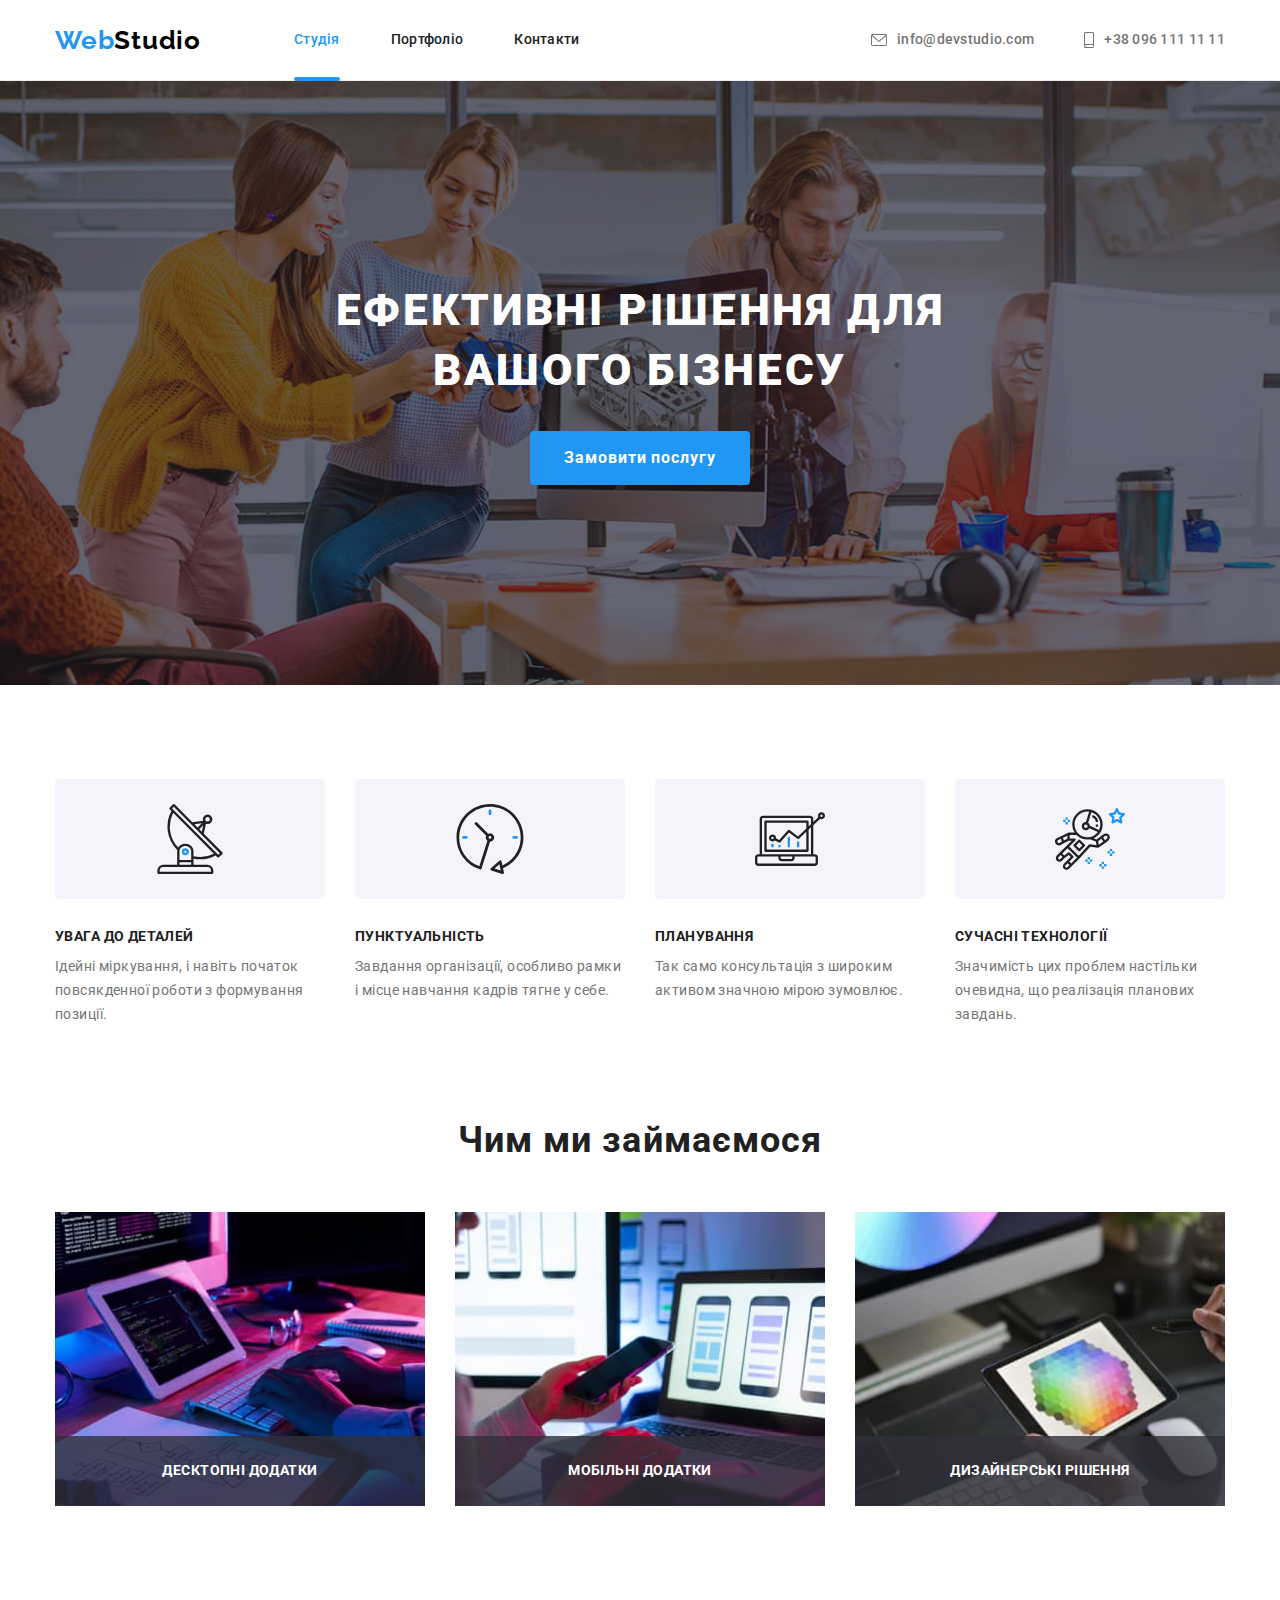
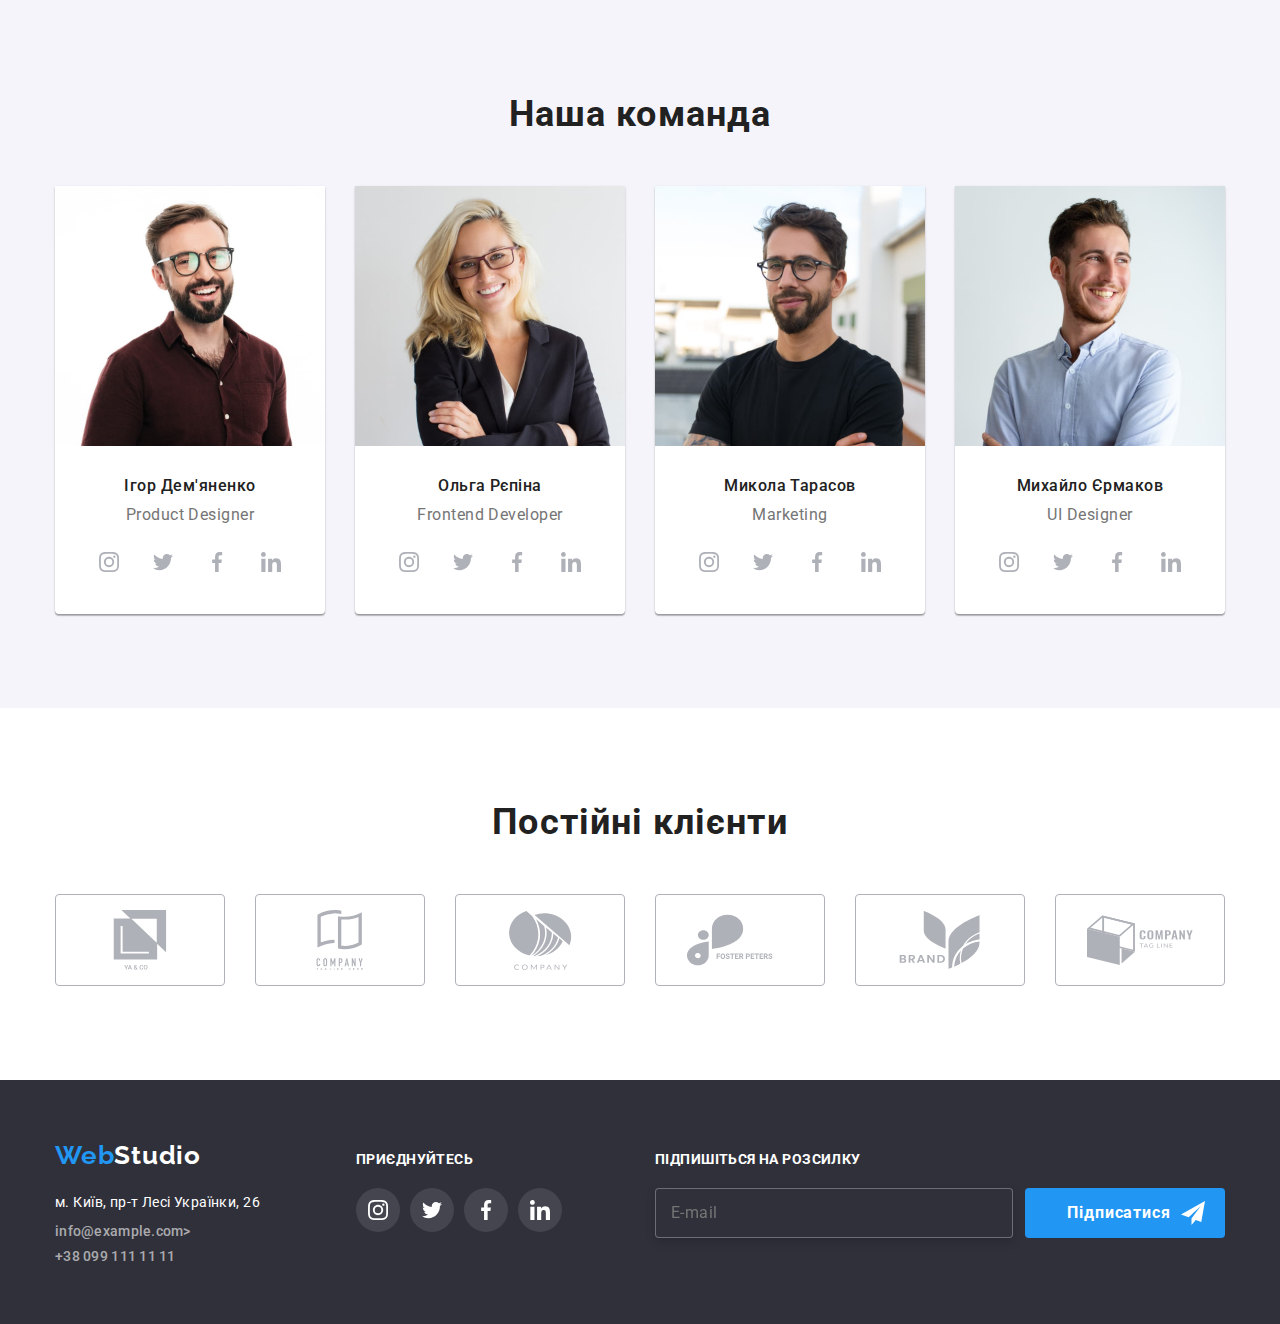
<file: index.html>
<!DOCTYPE html>
<html lang="uk">
  <head>
    <meta charset="UTF-8" />
    <meta http-equiv="X-UA-Compatible" content="IE=edge" />
    <meta name="viewport" content="width=device-width, initial-scale=1.0" />
    <title lang="en">WebStudio</title>
    <link rel="preconnect" href="https://fonts.googleapis.com" />
    <link rel="preconnect" href="https://fonts.gstatic.com" crossorigin />
    <link
      href="https://fonts.googleapis.com/css2?family=Raleway:wght@700&family=Roboto:wght@400;500;700;900&display=swap"
      rel="stylesheet"
    />
    <link
      rel="stylesheet"
      href="https://cdn.jsdelivr.net/npm/modern-normalize@1.1.0/modern-normalize.min.css"
    />
    <link rel="stylesheet" href="./css/main.min.css" />
  </head>

  <body>
    <!-- header -->
    <header class="page-header">
      <div class="container page-header__container">
        <nav class="page-nav">
          <a class="logo link" href="./index.html" lang="en"
            >Web<span class="logo__dark">Studio</span></a
          >
          <ul class="menu list">
            <li class="menu__item">
              <a class="menu__link menu__link_current underline_current link" href="">Студія</a>
            </li>
            <li class="menu__item">
              <a class="menu__link link" href="./portfolio.html">Портфоліо</a>
            </li>
            <li class="menu__item">
              <a class="menu__link link" href="">Контакти</a>
            </li>
          </ul>
        </nav>

        <ul class="contacts list">
          <li class="contacts__item">
            <a
              class="contacts__link contacts__link_theme-light link"
              href="mailto:info@devstudio.com"
            >
              <svg class="contacts__icon" width="16" height="12">
                <use href="./images/sprite.svg#icon-envelope-hover"></use>
              </svg>
              info@devstudio.com</a
            >
          </li>
          <li class="contacts__item">
            <a class="contacts__link contacts__link_theme-light link" href="tel:+380961111111">
              <svg class="contacts__icon" width="10" height="16">
                <use href="./images/sprite.svg#icon-smartphone"></use>
              </svg>
              +38 096 111 11 11</a
            >
          </li>
        </ul>
      </div>
    </header>

    <main>
      <!-- hero -->
      <section class="hero">
        <div class="container">
          <h1 class="hero__title">Ефективні рішення для вашого бізнесу</h1>
          <button class="hero__btn" type="button" data-modal-open>Замовити послугу</button>
        </div>
      </section>

      <!-- content -->
      <section class="section">
        <div class="container">
          <h2 class="visually-hidden">наші переваги</h2>
          <ul class="content content__list list">
            <li>
              <div class="content__icon-box">
                <svg width="70" height="70">
                  <use href="./images/sprite.svg#icon-antenna"></use>
                </svg>
              </div>
              <h3 class="content__title">УВАГА ДО ДЕТАЛЕЙ</h3>
              <p class="content__text">
                Ідейні міркування, і навіть початок повсякденної роботи з формування позиції.
              </p>
            </li>
            <li>
              <div class="content__icon-box">
                <svg width="70" height="70">
                  <use href="./images/sprite.svg#icon-clock"></use>
                </svg>
              </div>
              <h3 class="content__title">ПУНКТУАЛЬНІСТЬ</h3>
              <p class="content__text">
                Завдання організації, особливо рамки і місце навчання кадрів тягне у себе.
              </p>
            </li>
            <li>
              <div class="content__icon-box">
                <svg width="70" height="70">
                  <use href="./images/sprite.svg#icon-diagram"></use>
                </svg>
              </div>
              <h3 class="content__title">ПЛАНУВАННЯ</h3>
              <p class="content__text">
                Так само консультація з широким активом значною мірою зумовлює.
              </p>
            </li>
            <li>
              <div class="content__icon-box">
                <svg width="70" height="70">
                  <use href="./images/sprite.svg#icon-astronaut"></use>
                </svg>
              </div>
              <h3 class="content__title">СУЧАСНІ ТЕХНОЛОГІЇ</h3>
              <p class="content__text">
                Значимість цих проблем настільки очевидна, що реалізація планових завдань.
              </p>
            </li>
          </ul>
        </div>
      </section>

      <section class="section section_no-padding-top">
        <div class="container">
          <h2 class="section__title">Чим ми займаємося</h2>
          <ul class="img-box list">
            <li class="img-box__item">
              <img src="./images/what-do/keyboard.jpg" alt="клавіатура" width="370" height="294" />
              <p class="img-box__text">Десктопні додатки</p>
            </li>
            <li class="img-box__item">
              <img src="./images/what-do/laptop.jpg" alt="ноутбук" width="370" height="294" />
              <p class="img-box__text">Мобільні додатки</p>
            </li>
            <li class="img-box__item">
              <img src="./images/what-do/tablet.jpg" alt="планшет" width="370" height="294" />
              <p class="img-box__text">Дизайнерські рішення</p>
            </li>
          </ul>
        </div>
      </section>

      <!-- team -->
      <section class="section section_other-background">
        <div class="container">
          <h2 class="section__title">Наша команда</h2>
          <ul class="team list">
            <li class="team__item">
              <img
                src="./images/employees/img_1.jpg"
                alt="Ігор Дем'яненко"
                width="270"
                height="260"
              />
              <div class="team__wrapper">
                <h3 class="team__title">Ігор Дем'яненко</h3>
                <p class="team__text" lang="en">Product Designer</p>
                <ul class="social list">
                  <li class="social__item">
                    <a class="social__link" href="">
                      <svg class="social__icon" width="20" height="20">
                        <use href="./images/sprite.svg#icon-instagram"></use>
                      </svg>
                    </a>
                  </li>
                  <li class="social__item">
                    <a class="social__link" href="">
                      <svg class="social__icon" width="20" height="20">
                        <use href="./images/sprite.svg#icon-twitter"></use>
                      </svg>
                    </a>
                  </li>
                  <li class="social__item">
                    <a class="social__link" href="">
                      <svg class="social__icon" width="20" height="20">
                        <use href="./images/sprite.svg#icon-facebook"></use>
                      </svg>
                    </a>
                  </li>
                  <li class="social__item">
                    <a class="social__link" href="">
                      <svg class="social__icon" width="20" height="20">
                        <use href="./images/sprite.svg#icon-linkedin"></use>
                      </svg>
                    </a>
                  </li>
                </ul>
              </div>
            </li>
            <li class="team__item">
              <img src="./images/employees/img_2.jpg" alt="Ольга Рєпіна" width="270" height="260" />
              <div class="team__wrapper">
                <h3 class="team__title">Ольга Рєпіна</h3>
                <p class="team__text" lang="en">Frontend Developer</p>
                <ul class="social list">
                  <li class="social__item">
                    <a class="social__link" href="">
                      <svg class="social__icon" width="20" height="20">
                        <use href="./images/sprite.svg#icon-instagram"></use>
                      </svg>
                    </a>
                  </li>
                  <li class="social__item">
                    <a class="social__link" href="">
                      <svg class="social__icon" width="20" height="20">
                        <use href="./images/sprite.svg#icon-twitter"></use>
                      </svg>
                    </a>
                  </li>
                  <li class="social__item">
                    <a class="social__link" href="">
                      <svg class="social__icon" width="20" height="20">
                        <use href="./images/sprite.svg#icon-facebook"></use>
                      </svg>
                    </a>
                  </li>
                  <li class="social__item">
                    <a class="social__link" href="">
                      <svg class="social__icon" width="20" height="20">
                        <use href="./images/sprite.svg#icon-linkedin"></use>
                      </svg>
                    </a>
                  </li>
                </ul>
              </div>
            </li>
            <li class="team__item">
              <img
                src="./images/employees/img_3.jpg"
                alt="Микола Тарасов"
                width="270"
                height="260"
              />
              <div class="team__wrapper">
                <h3 class="team__title">Микола Тарасов</h3>
                <p class="team__text" lang="en">Marketing</p>
                <ul class="social list">
                  <li class="social__item">
                    <a class="social__link" href="">
                      <svg class="social__icon" width="20" height="20">
                        <use href="./images/sprite.svg#icon-instagram"></use>
                      </svg>
                    </a>
                  </li>
                  <li class="social__item">
                    <a class="social__link" href="">
                      <svg class="social__icon" width="20" height="20">
                        <use href="./images/sprite.svg#icon-twitter"></use>
                      </svg>
                    </a>
                  </li>
                  <li class="social__item">
                    <a class="social__link" href="">
                      <svg class="social__icon" width="20" height="20">
                        <use href="./images/sprite.svg#icon-facebook"></use>
                      </svg>
                    </a>
                  </li>
                  <li class="social__item">
                    <a class="social__link" href="">
                      <svg class="social__icon" width="20" height="20">
                        <use href="./images/sprite.svg#icon-linkedin"></use>
                      </svg>
                    </a>
                  </li>
                </ul>
              </div>
            </li>
            <li class="team__item">
              <img src="./images/employees/img_4.jpg" alt="Михайло Єрмаков" width="270" />
              <div class="team__wrapper">
                <h3 class="team__title">Михайло Єрмаков</h3>
                <p class="team__text" lang="en">UI Designer</p>
                <ul class="social list">
                  <li class="social__item">
                    <a class="social__link" href="">
                      <svg class="social__icon" width="20" height="20">
                        <use href="./images/sprite.svg#icon-instagram"></use>
                      </svg>
                    </a>
                  </li>
                  <li class="social__item">
                    <a class="social__link" href="">
                      <svg class="social__icon" width="20" height="20">
                        <use href="./images/sprite.svg#icon-twitter"></use>
                      </svg>
                    </a>
                  </li>
                  <li class="social__item">
                    <a class="social__link" href="">
                      <svg class="social__icon" width="20" height="20">
                        <use href="./images/sprite.svg#icon-facebook"></use>
                      </svg>
                    </a>
                  </li>
                  <li class="social__item">
                    <a class="social__link" href="">
                      <svg class="social__icon" width="20" height="20">
                        <use href="./images/sprite.svg#icon-linkedin"></use>
                      </svg>
                    </a>
                  </li>
                </ul>
              </div>
            </li>
          </ul>
        </div>
      </section>

      <!-- clients -->
      <section class="section">
        <div class="container">
          <h2 class="section__title">Постійні клієнти</h2>
          <ul class="clients list">
            <li class="clients__item">
              <a href="" class="clients__link">
                <svg class="clients__icon" width="106" height="60">
                  <use href="./images/sprite.svg#icon-group-1"></use>
                </svg>
              </a>
            </li>
            <li class="clients__item">
              <a href="" class="clients__link">
                <svg class="clients__icon" width="106" height="60">
                  <use href="./images/sprite.svg#icon-group-2"></use>
                </svg>
              </a>
            </li>
            <li class="clients__item">
              <a href="" class="clients__link">
                <svg class="clients__icon" width="106" height="60">
                  <use href="./images/sprite.svg#icon-group-3"></use>
                </svg>
              </a>
            </li>
            <li class="clients__item">
              <a href="" class="clients__link">
                <svg class="clients__icon" width="106" height="60">
                  <use href="./images/sprite.svg#icon-group-4"></use>
                </svg>
              </a>
            </li>
            <li class="clients__item">
              <a href="" class="clients__link">
                <svg class="clients__icon" width="106" height="60">
                  <use href="./images/sprite.svg#icon-group-5"></use>
                </svg>
              </a>
            </li>
            <li class="clients__item">
              <a href="" class="clients__link">
                <svg class="clients__icon" width="106" height="60">
                  <use href="./images/sprite.svg#icon-group-6"></use>
                </svg>
              </a>
            </li>
          </ul>
        </div>
      </section>
    </main>

    <!-- footer -->
    <footer class="footer">
      <div class="container holder">
        <div class="address__footer">
          <a class="logo link" href="./index.html" lang="en"
            >Web<span class="logo__light">Studio</span></a
          >
          <address class="address">
            <ul class="address__list list">
              <li class="address__item">
                <a
                  class="address__map link"
                  href="https://goo.gl/maps/wQYxwLy2fmPHbs7g9"
                  target="_blank"
                  rel="noreferrer noopener"
                  >м. Київ, пр-т Лесі Українки, 26</a
                >
              </li>
              <li class="address__item">
                <a
                  class="address__link address__link_theme-dark link"
                  href="mailto:info@example.com"
                  >info@example.com></a
                >
              </li>
              <li class="address__item">
                <a class="address__link address__link_theme-dark link" href="tel:+380991111111"
                  >+38 099 111 11 11</a
                >
              </li>
            </ul>
          </address>
        </div>

        <div class="join">
          <h2 class="footer__title">приєднуйтесь</h2>
          <ul class="social list">
            <li class="social__item">
              <a href="" class="social__link social__link_theme-dark">
                <svg class="social__icon social__icon_theme-dark" width="20" height="20">
                  <use href="./images/sprite.svg#icon-instagram"></use>
                </svg>
              </a>
            </li>
            <li class="social__item">
              <a href="" class="social__link social__link_theme-dark">
                <svg class="social__icon social__icon_theme-dark" width="20" height="20">
                  <use href="./images/sprite.svg#icon-twitter"></use>
                </svg>
              </a>
            </li>
            <li class="social__item">
              <a href="" class="social__link social__link_theme-dark">
                <svg class="social__icon social__icon_theme-dark" width="20" height="20">
                  <use href="./images/sprite.svg#icon-facebook"></use>
                </svg>
              </a>
            </li>
            <li class="social__item">
              <a href="" class="social__link social__link_theme-dark">
                <svg class="social__icon social__icon_theme-dark" width="20" height="20">
                  <use href="./images/sprite.svg#icon-linkedin"></use>
                </svg>
              </a>
            </li>
          </ul>
        </div>

        <div class="form-footer">
          <p class="footer__title">Підпишіться на розсилку</p>
          <form class="subscribe">
            <label class="subscribe__label">
              <input type="email" name="email" class="subscribe__input" placeholder="E-mail" />
            </label>
            <button class="subscribe__btn" type="submit">
              <span class="subscribe__text"
                >Підписатися
                <svg class="subscribe__icon" width="24" height="24">
                  <use href="./images/sprite.svg#icon-send"></use>
                </svg>
              </span>
            </button>
          </form>
        </div>
      </div>
    </footer>

    <!-- modal btn -->

    <div class="backdrop is-hidden" data-modal>
      <div class="modal-box">
        <button type="button" class="modal-box__btn_close" data-modal-close>
          <svg class="modal-box__icon" width="11" height="11">
            <use href="./images/sprite.svg#icon-Vector"></use>
          </svg>
        </button>

        <form class="modal-form">
          <p class="modal-form__title">Залиште свої дані, ми вам передзвонимо</p>
          <label class="modal-form__field">
            <span class="modal-form__label">Ім'я</span>
            <span class="modal-form__wrapper">
              <input
                name="user_name"
                type="text"
                class="modal-form__input"
                required
                pattern="[a-zA-Zа-яА-ЯіІїЇ]+"
                minlength="2"
              />
              <svg class="modal-form__icon" width="18" height="18">
                <use href="./images/sprite.svg#icon-person"></use>
              </svg>
            </span>
          </label>
          <label class="modal-form__field">
            <span class="modal-form__label">Телефон</span>
            <span class="modal-form__wrapper">
              <input
                name="user_phone"
                type="tel"
                class="modal-form__input"
                required
                pattern="[0-9]{3}-[0-9]{3}-[0-9]{2}-[0-9]{2}"
                title="xxx-xxx-xx-xx"
              />
              <svg class="modal-form__icon" width="18" height="18">
                <use href="./images/sprite.svg#icon-phone"></use>
              </svg>
            </span>
          </label>
          <label class="modal-form__field">
            <span class="modal-form__label">Пошта</span>
            <span class="modal-form__wrapper">
              <input name="user_email" type="email" class="modal-form__input" required />
              <svg class="modal-form__icon" width="18" height="18">
                <use href="./images/sprite.svg#icon-email"></use>
              </svg>
            </span>
          </label>
          <label class="modal-form__field modal-form_textarea">
            <span class="modal-form__label">Коментар</span>
            <textarea
              class="modal-form__message"
              name="user_massage"
              placeholder="Введіть текст"
            ></textarea>
          </label>
          <input
            id="user-police"
            type="checkbox"
            name="user_police"
            class="modal-form__check visually-hidden"
          />
          <label for="user-police" class="modal-form_success"
            >Погоджуюся з розсилкою та приймаю&nbsp;<a href=""
              ><span class="modal-form__link">Умови договору</span></a
            ></label
          >
          <button type="submit" class="modal-form__submit">Відправити</button>
        </form>
      </div>
    </div>

    <script src="./js/modal.js"></script>
  </body>
</html>
</file>
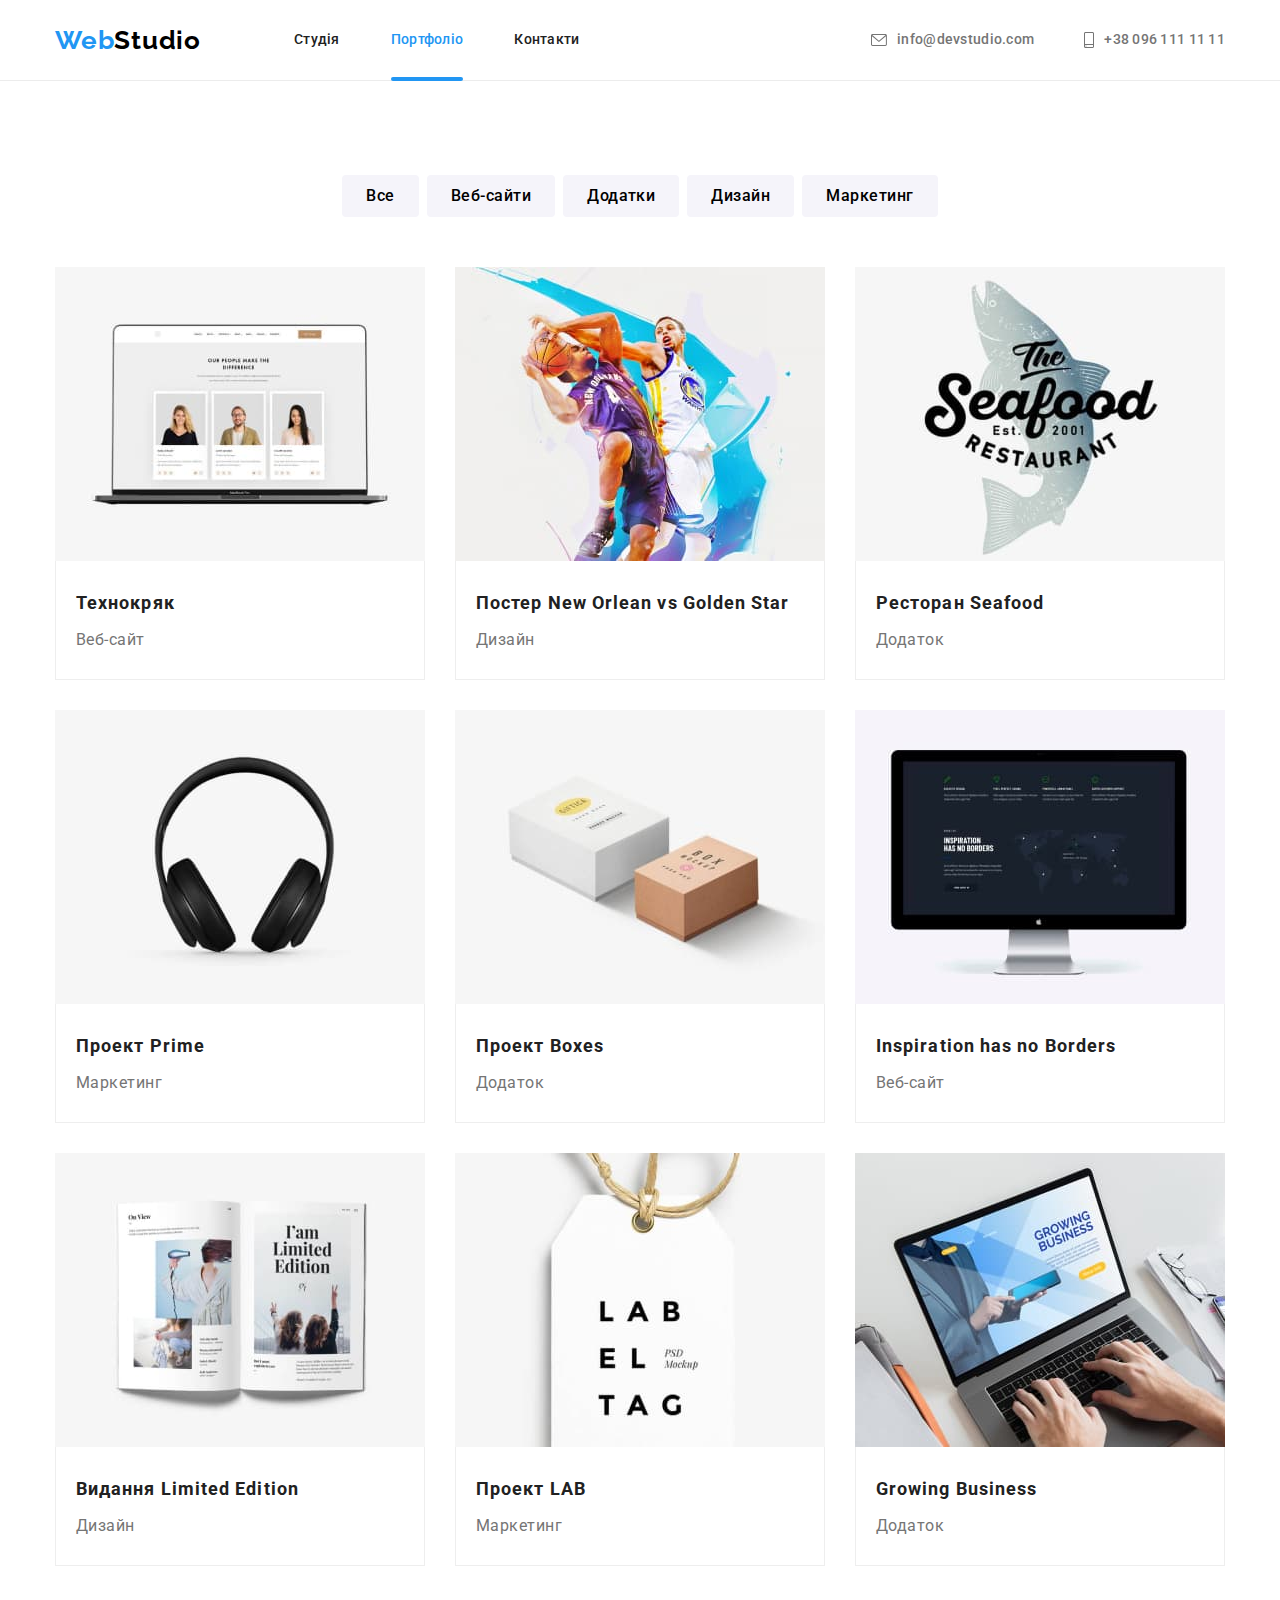
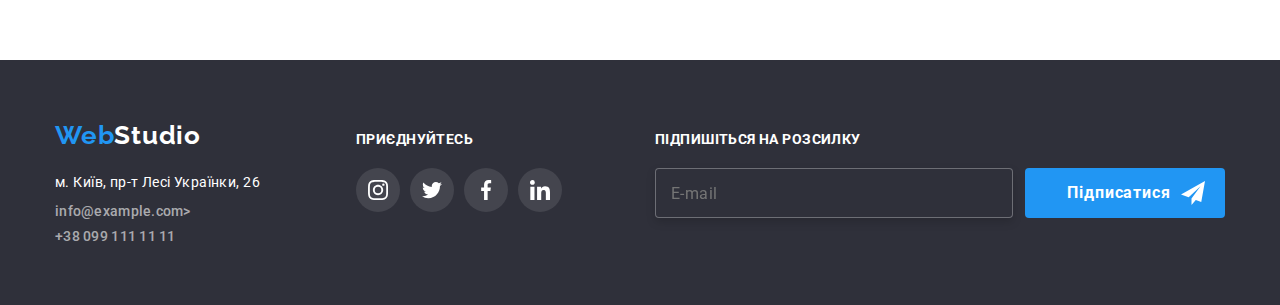
<file: portfolio.html>
<!DOCTYPE html>
<html lang="uk">
  <head>
    <meta charset="UTF-8" />
    <meta http-equiv="X-UA-Compatible" content="IE=edge" />
    <meta name="viewport" content="width=device-width, initial-scale=1.0" />
    <title lang="en">WebStudio</title>
    <link rel="preconnect" href="https://fonts.googleapis.com" />
    <link rel="preconnect" href="https://fonts.gstatic.com" crossorigin />
    <link
      href="https://fonts.googleapis.com/css2?family=Raleway:wght@700&family=Roboto:wght@400;500;700;900&display=swap"
      rel="stylesheet"
    />
    <link
      rel="stylesheet"
      href="https://cdn.jsdelivr.net/npm/modern-normalize@1.1.0/modern-normalize.min.css"
    />
    <link rel="stylesheet" href="./css/main.min.css" />
  </head>

  <body>
    <!-- header -->
    <header class="page-header">
      <div class="container page-header__container">
        <nav class="page-nav">
          <a class="logo link" href="./index.html" lang="en"
            >Web<span class="logo__dark">Studio</span></a
          >
          <ul class="menu list">
            <li class="menu__item">
              <a class="menu__link link" href="">Студія</a>
            </li>
            <li class="menu__item">
              <a
                class="menu__link menu__link_current underline_current link"
                href="./portfolio.html"
                >Портфоліо</a
              >
            </li>
            <li class="menu__item">
              <a class="menu__link link" href="">Контакти</a>
            </li>
          </ul>
        </nav>

        <ul class="contacts list">
          <li class="contacts__item">
            <a
              class="contacts__link contacts__link_theme-light link"
              href="mailto:info@devstudio.com"
            >
              <svg class="contacts__icon" width="16" height="12">
                <use href="./images/sprite.svg#icon-envelope-hover"></use>
              </svg>
              info@devstudio.com</a
            >
          </li>
          <li class="contacts__item">
            <a class="contacts__link contacts__link_theme-light link" href="tel:+380961111111">
              <svg class="contacts__icon" width="10" height="16">
                <use href="./images/sprite.svg#icon-smartphone"></use>
              </svg>
              +38 096 111 11 11</a
            >
          </li>
        </ul>
      </div>
    </header>

    <!-- content portfolio-->
    <main>
      <section class="section">
        <div class="container">
          <h1 class="visually-hidden">Портфоліо</h1>
          <ul class="portfolio-nav list">
            <li class="portfolio-nav__item">
              <button class="portfolio-btn" type="button">Все</button>
            </li>
            <li class="portfolio-nav__item">
              <button class="portfolio-btn" type="button">Веб-сайти</button>
            </li>
            <li class="portfolio-nav__item">
              <button class="portfolio-btn" type="button">Додатки</button>
            </li>
            <li class="portfolio-nav__item">
              <button class="portfolio-btn" type="button">Дизайн</button>
            </li>
            <li class="portfolio-nav__item">
              <button class="portfolio-btn" type="button">Маркетинг</button>
            </li>
          </ul>

          <ul class="portfolio-cards list">
            <li class="portfolio-cards__item">
              <a href="" class="portfolio-cards__link link">
                <div class="portfolio-cards_overlay">
                  <img
                    src="./images/portfolio/technocrack.jpg"
                    alt="Технокряк"
                    width="370"
                    height="294"
                  />
                  <p class="overlay">
                    Ресурс пропонує комплексні пропозиції з різним рівнем функціоналу та сервісів.
                    Все це дозволить відвідувачу отримати вичерпні відомості про компанію чи
                    приватну особу.
                  </p>
                </div>
                <div class="portfolio-cards__box">
                  <h2 class="portfolio-cards__title">Технокряк</h2>
                  <p class="portfolio-cards__text">Веб-сайт</p>
                </div>
              </a>
            </li>
            <li class="portfolio-cards__item">
              <a href="" class="portfolio-cards__link link">
                <div class="portfolio-cards_overlay">
                  <img src="./images/portfolio/poster.jpg" alt="Постер" width="370" height="294" />
                  <p class="overlay">
                    Ресурс пропонує комплексні пропозиції з різним рівнем функціоналу та сервісів.
                    Все це дозволить відвідувачу отримати вичерпні відомості про компанію чи
                    приватну особу.
                  </p>
                </div>
                <div class="portfolio-cards__box">
                  <h2 class="portfolio-cards__title">
                    Постер <span lang="en">New Orlean vs Golden Star</span>
                  </h2>
                  <p class="portfolio-cards__text">Дизайн</p>
                </div>
              </a>
            </li>
            <li class="portfolio-cards__item">
              <a href="" class="portfolio-cards__link link">
                <div class="portfolio-cards_overlay">
                  <img
                    src="./images/portfolio/seafood.jpg"
                    alt="Ресторан"
                    width="370"
                    height="294"
                  />
                  <p class="overlay">
                    Ресурс пропонує комплексні пропозиції з різним рівнем функціоналу та сервісів.
                    Все це дозволить відвідувачу отримати вичерпні відомості про компанію чи
                    приватну особу.
                  </p>
                </div>
                <div class="portfolio-cards__box">
                  <h2 class="portfolio-cards__title">Ресторан <span lang="en">Seafood</span></h2>
                  <p class="portfolio-cards__text">Додаток</p>
                </div>
              </a>
            </li>
            <li class="portfolio-cards__item">
              <a href="" class="portfolio-cards__link link">
                <div class="portfolio-cards_overlay">
                  <img
                    src="./images/portfolio/prime.jpg"
                    alt="навушники"
                    width="370"
                    height="294"
                  />
                  <p class="overlay">
                    Ресурс пропонує комплексні пропозиції з різним рівнем функціоналу та сервісів.
                    Все це дозволить відвідувачу отримати вичерпні відомості про компанію чи
                    приватну особу.
                  </p>
                </div>
                <div class="portfolio-cards__box">
                  <h2 class="portfolio-cards__title">Проект <span lang="en">Prime</span></h2>
                  <p class="portfolio-cards__text">Маркетинг</p>
                </div>
              </a>
            </li>
            <li class="portfolio-cards__item">
              <a href="" class="portfolio-cards__link link">
                <div class="portfolio-cards_overlay">
                  <img src="./images/portfolio/boxes.jpg" alt="коробки" width="370" height="294" />
                  <p class="overlay">
                    Ресурс пропонує комплексні пропозиції з різним рівнем функціоналу та сервісів.
                    Все це дозволить відвідувачу отримати вичерпні відомості про компанію чи
                    приватну особу.
                  </p>
                </div>
                <div class="portfolio-cards__box">
                  <h2 class="portfolio-cards__title">Проект <span lang="en">Boxes</span></h2>
                  <p class="portfolio-cards__text">Додаток</p>
                </div>
              </a>
            </li>
            <li class="portfolio-cards__item">
              <a href="" class="portfolio-cards__link link">
                <div class="portfolio-cards_overlay">
                  <img
                    src="./images/portfolio/inspiration.jpg"
                    alt="монітор"
                    width="370"
                    height="294"
                  />
                  <p class="overlay">
                    Ресурс пропонує комплексні пропозиції з різним рівнем функціоналу та сервісів.
                    Все це дозволить відвідувачу отримати вичерпні відомості про компанію чи
                    приватну особу.
                  </p>
                </div>
                <div class="portfolio-cards__box">
                  <h2 class="portfolio-cards__title" lang="en">Inspiration has no Borders</h2>
                  <p class="portfolio-cards__text">Веб-сайт</p>
                </div>
              </a>
            </li>
            <li class="portfolio-cards__item">
              <a href="" class="portfolio-cards__link link">
                <div class="portfolio-cards_overlay">
                  <img src="./images/portfolio/limited.jpg" alt="книга" width="370" height="294" />
                  <p class="overlay">
                    Ресурс пропонує комплексні пропозиції з різним рівнем функціоналу та сервісів.
                    Все це дозволить відвідувачу отримати вичерпні відомості про компанію чи
                    приватну особу.
                  </p>
                </div>
                <div class="portfolio-cards__box">
                  <h2 class="portfolio-cards__title">
                    Видання <span lang="en">Limited Edition</span>
                  </h2>
                  <p class="portfolio-cards__text">Дизайн</p>
                </div>
              </a>
            </li>
            <li class="portfolio-cards__item">
              <a href="" class="portfolio-cards__link link">
                <div class="portfolio-cards_overlay">
                  <img src="./images/portfolio/lab.jpg" alt="бірка" width="370" height="294" />
                  <p class="overlay">
                    Ресурс пропонує комплексні пропозиції з різним рівнем функціоналу та сервісів.
                    Все це дозволить відвідувачу отримати вичерпні відомості про компанію чи
                    приватну особу.
                  </p>
                </div>
                <div class="portfolio-cards__box">
                  <h2 class="portfolio-cards__title">Проект <span lang="en">LAB</span></h2>
                  <p class="portfolio-cards__text">Маркетинг</p>
                </div>
              </a>
            </li>
            <li class="portfolio-cards__item">
              <a href="" class="portfolio-cards__link link">
                <div class="portfolio-cards_overlay">
                  <img
                    src="./images/portfolio/growing.jpg"
                    alt="ноутбук"
                    width="370"
                    height="294"
                  />
                  <p class="overlay">
                    Ресурс пропонує комплексні пропозиції з різним рівнем функціоналу та сервісів.
                    Все це дозволить відвідувачу отримати вичерпні відомості про компанію чи
                    приватну особу.
                  </p>
                </div>
                <div class="portfolio-cards__box">
                  <h2 class="portfolio-cards__title" lang="en">Growing Business</h2>
                  <p class="portfolio-cards__text">Додаток</p>
                </div>
              </a>
            </li>
          </ul>
        </div>
      </section>
    </main>

    <!-- footer -->
    <footer class="footer">
      <div class="container holder">
        <div class="address__footer">
          <a class="logo link" href="./index.html" lang="en"
            >Web<span class="logo__light">Studio</span></a
          >
          <address class="address">
            <ul class="address__list list">
              <li class="address__item">
                <a
                  class="address__map link"
                  href="https://goo.gl/maps/wQYxwLy2fmPHbs7g9"
                  target="_blank"
                  rel="noreferrer noopener"
                  >м. Київ, пр-т Лесі Українки, 26</a
                >
              </li>
              <li class="address__item">
                <a
                  class="address__link address__link_theme-dark link"
                  href="mailto:info@example.com"
                  >info@example.com></a
                >
              </li>
              <li class="address__item">
                <a class="address__link address__link_theme-dark link" href="tel:+380991111111"
                  >+38 099 111 11 11</a
                >
              </li>
            </ul>
          </address>
        </div>

        <div class="join">
          <h2 class="footer__title">приєднуйтесь</h2>
          <ul class="social list">
            <li class="social__item">
              <a href="" class="social__link social__link_theme-dark">
                <svg class="social__icon social__icon_theme-dark" width="20" height="20">
                  <use href="./images/sprite.svg#icon-instagram"></use>
                </svg>
              </a>
            </li>
            <li class="social__item">
              <a href="" class="social__link social__link_theme-dark">
                <svg class="social__icon social__icon_theme-dark" width="20" height="20">
                  <use href="./images/sprite.svg#icon-twitter"></use>
                </svg>
              </a>
            </li>
            <li class="social__item">
              <a href="" class="social__link social__link_theme-dark">
                <svg class="social__icon social__icon_theme-dark" width="20" height="20">
                  <use href="./images/sprite.svg#icon-facebook"></use>
                </svg>
              </a>
            </li>
            <li class="social__item">
              <a href="" class="social__link social__link_theme-dark">
                <svg class="social__icon social__icon_theme-dark" width="20" height="20">
                  <use href="./images/sprite.svg#icon-linkedin"></use>
                </svg>
              </a>
            </li>
          </ul>
        </div>

        <div class="form-footer">
          <p class="footer__title">Підпишіться на розсилку</p>
          <form class="subscribe">
            <label class="subscribe__label">
              <input type="email" name="email" class="subscribe__input" placeholder="E-mail" />
            </label>
            <button class="subscribe__btn" type="submit">
              <span class="subscribe__text"
                >Підписатися
                <svg class="subscribe__icon" width="24" height="24">
                  <use href="./images/sprite.svg#icon-send"></use>
                </svg>
              </span>
            </button>
          </form>
        </div>
      </div>
    </footer>
  </body>
</html>
</file>
<file: css/main.min.css>
.visually-hidden{position:absolute;white-space:nowrap;width:1px;height:1px;overflow:hidden;border:0;padding:0;clip:rect(0 0 0 0);clip-path:inset(50%);margin:-1px}:root{--primary-font: "Roboto", sans-serif;--secondary-font: "Raleway", sans-serif;--primary-text-color: #212121;--secondary-text-color: #757575;--accent-color: #2196F3;--main-color: #FFFFFF;--icon-color: #afb1b8;--duration: 250ms;--timing-function: cubic-bezier(0.4, 0, 0.2, 1)}h1,h2,h3,h4,p{margin-top:0;margin-bottom:0}ol,ul{margin-top:0;margin-bottom:0;padding-left:0}img{display:block}button{cursor:pointer}.list{list-style:none}.link{text-decoration:none}body{font-family:var(--primary-font);color:var(--primary-text-color)}.container{width:1200px;margin-left:auto;margin-right:auto;padding-left:15px;padding-right:15px}img{display:block;max-width:100%;height:auto}.section__title{font-weight:700;font-size:36px;line-height:1.16;text-align:center;letter-spacing:.03em;margin-bottom:50px}.backdrop{position:fixed;z-index:100;top:0;left:0;width:100%;height:100%;background-color:rgba(0,0,0,.2);transition:opacity var(--duration) var(--timing-function),visibility var(--duration) var(--timing-function)}.backdrop.is-hidden{opacity:0;visibility:hidden;pointer-events:none}.modal-box{position:absolute;top:50%;left:50%;transform:translate(-50%, -50%);width:528px;height:581px;background-color:var(--main-color);padding:40px}.modal-box__btn_close{position:absolute;top:8px;right:8px;display:flex;align-items:center;justify-content:center;width:30px;height:30px;border-radius:50%;background-color:var(--main-color);border:1px solid rgba(0,0,0,.1);padding:0}.modal-box__icon{transition:fill var(--duration) var(--timing-function)}.modal-box__btn_close:hover .modal-box__icon,.modal-box__btn_close:focus .modal-box__icon{fill:var(--accent-color)}.modal-form{display:flex;flex-direction:column}.modal-form__title{font-weight:700;font-size:20px;line-height:1.15;text-align:center;letter-spacing:.03em;margin-bottom:12px}.modal-form__field{margin-bottom:10px}.modal-form_textarea{margin-bottom:20px}.modal-form__label{display:block;font-weight:400;font-size:12px;line-height:1.16;letter-spacing:.01em;color:var(--secondary-text-color);margin-bottom:4px}.modal-form__wrapper{display:block;position:relative}.modal-form__input{width:100%;height:40px;border:1px solid rgba(33,33,33,.2);border-radius:4px;padding-left:42px;transition:border-color var(--duration) var(--timing-function)}.modal-form__input:focus{outline:0;border-color:var(--accent-color)}.modal-form__icon{position:absolute;top:11px;left:12px;transition:fill var(--duration) var(--timing-function)}.modal-form__input:focus+.modal-form__icon{fill:var(--accent-color)}.modal-form__message{display:block;width:100%;height:120px;padding:12px 16px;border:1px solid rgba(33,33,33,.2);border-radius:4px;resize:none;font-size:12px;transition:border-color var(--duration) var(--timing-function)}.modal-form__message::placeholder{font-size:12px;color:rgba(117,117,117,.5)}.modal-form__message:focus{outline:0;border-color:var(--accent-color)}.modal-form_success{display:flex;justify-content:center;align-items:center;font-weight:400;font-size:14px;line-height:1.71;letter-spacing:.03em;color:var(--secondary-text-color);margin-bottom:30px;cursor:pointer}.modal-form_success::before{display:block;width:16px;height:15px;border:1px solid var(--primary-text-color);box-shadow:0px 4px 4px rgba(0,0,0,.25);border-radius:2px;content:"";cursor:pointer;margin-right:7px}.modal-form__check:checked+.modal-form_success::before{background-color:var(--accent-color);background-image:url("../images/vector/vector-fake.svg");background-repeat:no-repeat;background-position:center;border-color:rgba(0,0,0,0)}.modal-form__check:focus+.modal-form_success::before{outline:1px solid var(--accent-color)}.modal-form__link{color:var(--accent-color);text-decoration:underline var(--accent-color)}.modal-form__submit{align-self:center;border-radius:4px;min-width:200px;padding:10px 32px;font-weight:700;font-size:16px;line-height:1.88;align-items:center;letter-spacing:.06em;color:var(--main-color);background-color:var(--accent-color);border-color:rgba(0,0,0,0);transition:background-color var(--duration) var(--timing-function),box-shadow var(--duration) var(--timing-function)}.modal-form__submit:hover,.modal-form__submit:focus{background-color:#188ce8;box-shadow:0px 4px 4px rgba(0,0,0,.15)}.logo{font-family:var(--secondary-font);font-weight:700;font-size:26px;line-height:1.19;letter-spacing:.03em;color:var(--accent-color)}.logo__dark{color:#000;margin-right:93px}.logo__light{color:var(--main-color)}.page-header{border-bottom:1px solid #ececec}.page-header__container{display:flex;align-items:center}.page-nav{display:flex;align-items:center}.menu{display:flex;align-items:center}.menu__item:not(:last-child){margin-right:51px}.menu__link{display:block;position:relative;font-weight:500;font-size:14px;line-height:1.14;letter-spacing:.02em;color:var(--primary-text-color);padding-top:32px;padding-bottom:32px;transition:color var(--duration) var(--timing-function)}.menu__link:hover,.menu__link:focus{color:var(--accent-color)}.underline_current::after{position:absolute;display:block;content:"";left:0;bottom:0;width:100%;height:4px;border-radius:2px;background-color:var(--accent-color);margin-bottom:-1px}.menu__link_current{color:var(--accent-color)}.contacts{display:flex;align-items:center;margin-left:auto}.contacts__item:not(:last-child){margin-right:50px}.contacts__link{display:flex;align-items:center;font-weight:500;font-size:14px;line-height:1.14;letter-spacing:.02em;transition:color var(--duration) var(--timing-function)}.contacts__link:hover,.contacts__link:focus{color:var(--accent-color)}.contacts__link_theme-light{color:var(--secondary-text-color)}.contacts__icon{fill:currentColor;margin-right:10px}.hero{max-width:1600px;background-color:#2f303a;text-align:center;padding-top:200px;padding-bottom:200px;background-image:linear-gradient(rgba(47, 48, 58, 0.4), rgba(47, 48, 58, 0.4)),url(../images/hero/bg.jpg);background-size:cover;background-position:center;background-repeat:no-repeat;background-color:#c4c4c4;margin-left:auto;margin-right:auto}.hero__title{width:696px;font-weight:900;font-size:44px;line-height:1.36;letter-spacing:.06em;align-items:center;text-transform:uppercase;color:var(--main-color);margin-left:auto;margin-right:auto;margin-bottom:30px}.hero__btn{border-radius:4px;min-width:200px;padding:10px 32px;font-weight:700;font-size:16px;line-height:1.88;align-items:center;letter-spacing:.06em;color:var(--main-color);background-color:var(--accent-color);border-color:rgba(0,0,0,0);transition:background-color var(--duration) var(--timing-function),box-shadow var(--duration) var(--timing-function)}.hero__btn:hover,.hero__btn:focus{background-color:#188ce8;box-shadow:0px 4px 4px rgba(0,0,0,.15)}.section{padding-top:94px;padding-bottom:94px}.content__list{display:flex;flex-wrap:wrap;justify-content:space-between}.content__title{font-weight:700;font-size:14px;line-height:1.14;letter-spacing:.03em;text-transform:uppercase;margin-bottom:10px}.content__text{width:270px;font-weight:400;font-size:14px;line-height:1.71;letter-spacing:.03em;color:var(--secondary-text-color)}.content__icon-box{display:flex;justify-content:center;align-items:center;margin-bottom:30px;width:270px;height:120px;background-color:#f5f4fa;border-radius:4px}.section_no-padding-top{padding-top:0px}.img-box{display:flex;justify-content:space-between}.img-box__item{position:relative}.img-box__text{position:absolute;display:flex;align-items:center;justify-content:center;font-family:var(--primary-font);font-weight:700;font-size:14px;line-height:1.14;letter-spacing:.03em;text-transform:uppercase;color:var(--main-color);width:100%;height:70px;background:rgba(47,48,58,.8);bottom:0}.section_other-background{background-color:#f5f4fa}.team{display:flex;flex-wrap:wrap}.team__item{width:270px;height:428px;background:var(--main-color);box-shadow:0px 1px 3px rgba(0,0,0,.12),0px 1px 1px rgba(0,0,0,.14),0px 2px 1px rgba(0,0,0,.2);border-radius:0px 0px 4px 4px;flex-basis:calc((100% - 90px)/4)}.team__item:not(:nth-child(4n)){margin-right:30px}.team__title{font-weight:500;font-size:16px;line-height:1.19;text-align:center;letter-spacing:.03em;margin-bottom:10px}.team__text{font-weight:400;font-size:16px;line-height:1.19;text-align:center;letter-spacing:.03em;color:var(--secondary-text-color);margin-bottom:16px}.team__wrapper{padding-top:30px;padding-bottom:30px}.social{display:flex;justify-content:center;gap:10px}.social__link{display:flex;justify-content:center;align-items:center;width:44px;height:44px;border-radius:50%;background-color:var(--main-color);transition:background-color var(--duration) var(--timing-function)}.social__link:hover,.social__link:focus{background-color:var(--accent-color)}.social__icon{fill:var(--icon-color);transition:fill var(--duration) var(--timing-function)}.social__link:hover .social__icon,.social__link:focus .social__icon{fill:var(--main-color)}.clients{display:flex;justify-content:center;gap:30px}.clients__item{width:170px;height:92px}.clients__link{display:flex;justify-content:center;align-items:center;width:100%;height:100%;border:1px solid var(--icon-color);border-radius:4px;transition:border-color var(--duration) var(--timing-function)}.clients__link:hover,.clients__link:focus{border-color:var(--accent-color)}.clients__icon{fill:var(--icon-color);transition:fill var(--duration) var(--timing-function)}.clients__link:hover .clients__icon,.clients__link:focus .clients__icon{fill:var(--accent-color)}.footer{display:flex;background-color:#2f303a;padding:60px 0px}.footer__title{font-family:var(--primary-font);font-weight:700;font-size:14px;line-height:1.14;letter-spacing:.03em;text-transform:uppercase;color:var(--main-color);margin-bottom:20px}.holder{display:flex;align-items:baseline}.address__footer{flex-grow:1;margin-right:70px}.address{font-style:normal;margin-top:20px}.address__map{font-weight:400;font-size:14px;line-height:1.71;letter-spacing:.03em;color:var(--main-color);transition:color var(--duration) var(--timing-function)}.address__map:hover,.address__map:focus{color:var(--accent-color)}.address__item:not(:last-child){margin-bottom:9px}.address__link{display:flex;align-items:center;font-weight:500;font-size:14px;line-height:1.14;letter-spacing:.02em;transition:color var(--duration) var(--timing-function)}.address__link:hover,.address__link:focus{color:var(--accent-color)}.address__link_theme-dark{color:rgba(255,255,255,.6)}.join{margin-right:93px}.social__icon_theme-dark{fill:var(--main-color)}.social__link_theme-dark{background-color:rgba(255,255,255,.1)}.subscribe{display:flex}.subscribe__input{width:358px;height:50px;padding:16px 15px;border:1px solid rgba(255,255,255,.3);filter:drop-shadow(0px 4px 4px rgba(0, 0, 0, 0.15));border-radius:4px;background-color:#2f303a;color:var(--main-color);font-family:var(--primary-font);font-weight:400;font-size:16px;line-height:1.25;letter-spacing:.03em}.subscribe__btn{width:200px;height:50px;border-radius:4px;padding-left:28px;margin-left:12px;background-color:var(--accent-color);border-color:rgba(0,0,0,0);transition:background-color var(--duration) var(--timing-function),box-shadow var(--duration) var(--timing-function)}.subscribe__btn:hover,.subscribe__btn:focus{background-color:#188ce8;box-shadow:0px 4px 4px rgba(0,0,0,.15)}.subscribe__text{display:flex;align-items:center;justify-content:center;font-family:var(--primary-font);font-weight:700;font-size:16px;line-height:1.88;align-items:center;letter-spacing:.06em;color:var(--main-color)}.subscribe__icon{margin-left:10px}.portfolio-nav{display:flex;margin-bottom:50px;justify-content:center}.portfolio-nav__item:not(:last-child){margin-right:8px}.portfolio-btn{font-weight:500;font-size:16px;line-height:1.62;text-align:center;letter-spacing:.03em;cursor:pointer;background-color:#f5f4fa;border-radius:4px;border-color:rgba(0,0,0,0);padding:6px 22px;transition:color var(--duration) var(--timing-function),background-color var(--duration) var(--timing-function),box-shadow var(--duration) var(--timing-function)}.portfolio-btn:hover,.portfolio-btn:focus{color:var(--main-color);background-color:var(--accent-color);box-shadow:0px 4px 4px rgba(0,0,0,.25)}.portfolio-cards{display:flex;flex-wrap:wrap;gap:30px}.portfolio-cards__box{border:1px solid #eee;border-top:rgba(0,0,0,0);padding:24px 20px}.portfolio-cards__title{font-weight:700;font-size:18px;line-height:2;letter-spacing:.06em;margin-bottom:4px;color:var(--primary-text-color)}.portfolio-cards__text{font-weight:400;font-size:16px;line-height:1.88;letter-spacing:.03em;color:var(--secondary-text-color)}.portfolio-cards__link{display:block;transition:box-shadow var(--duration) var(--timing-function)}.portfolio-cards__link:hover,.portfolio-cards__link:focus{cursor:pointer;box-shadow:0px 4px 4px rgba(0,0,0,.25)}.portfolio-cards_overlay{position:relative;overflow:hidden}.overlay{position:absolute;top:0;left:0;font-family:var(--primary-font);font-weight:400;font-size:18px;line-height:1.56;letter-spacing:.03em;color:var(--main-color);background-color:rgba(33,150,243,.9);padding:63px 24px;width:100%;height:100%;transform:translate(0, 100%);transition:transform var(--duration) var(--timing-function)}.portfolio-cards__link:hover .overlay,.portfolio-cards__link:focus .overlay{transform:translate(0, 0)}/*# sourceMappingURL=main.min.css.map */
</file>
